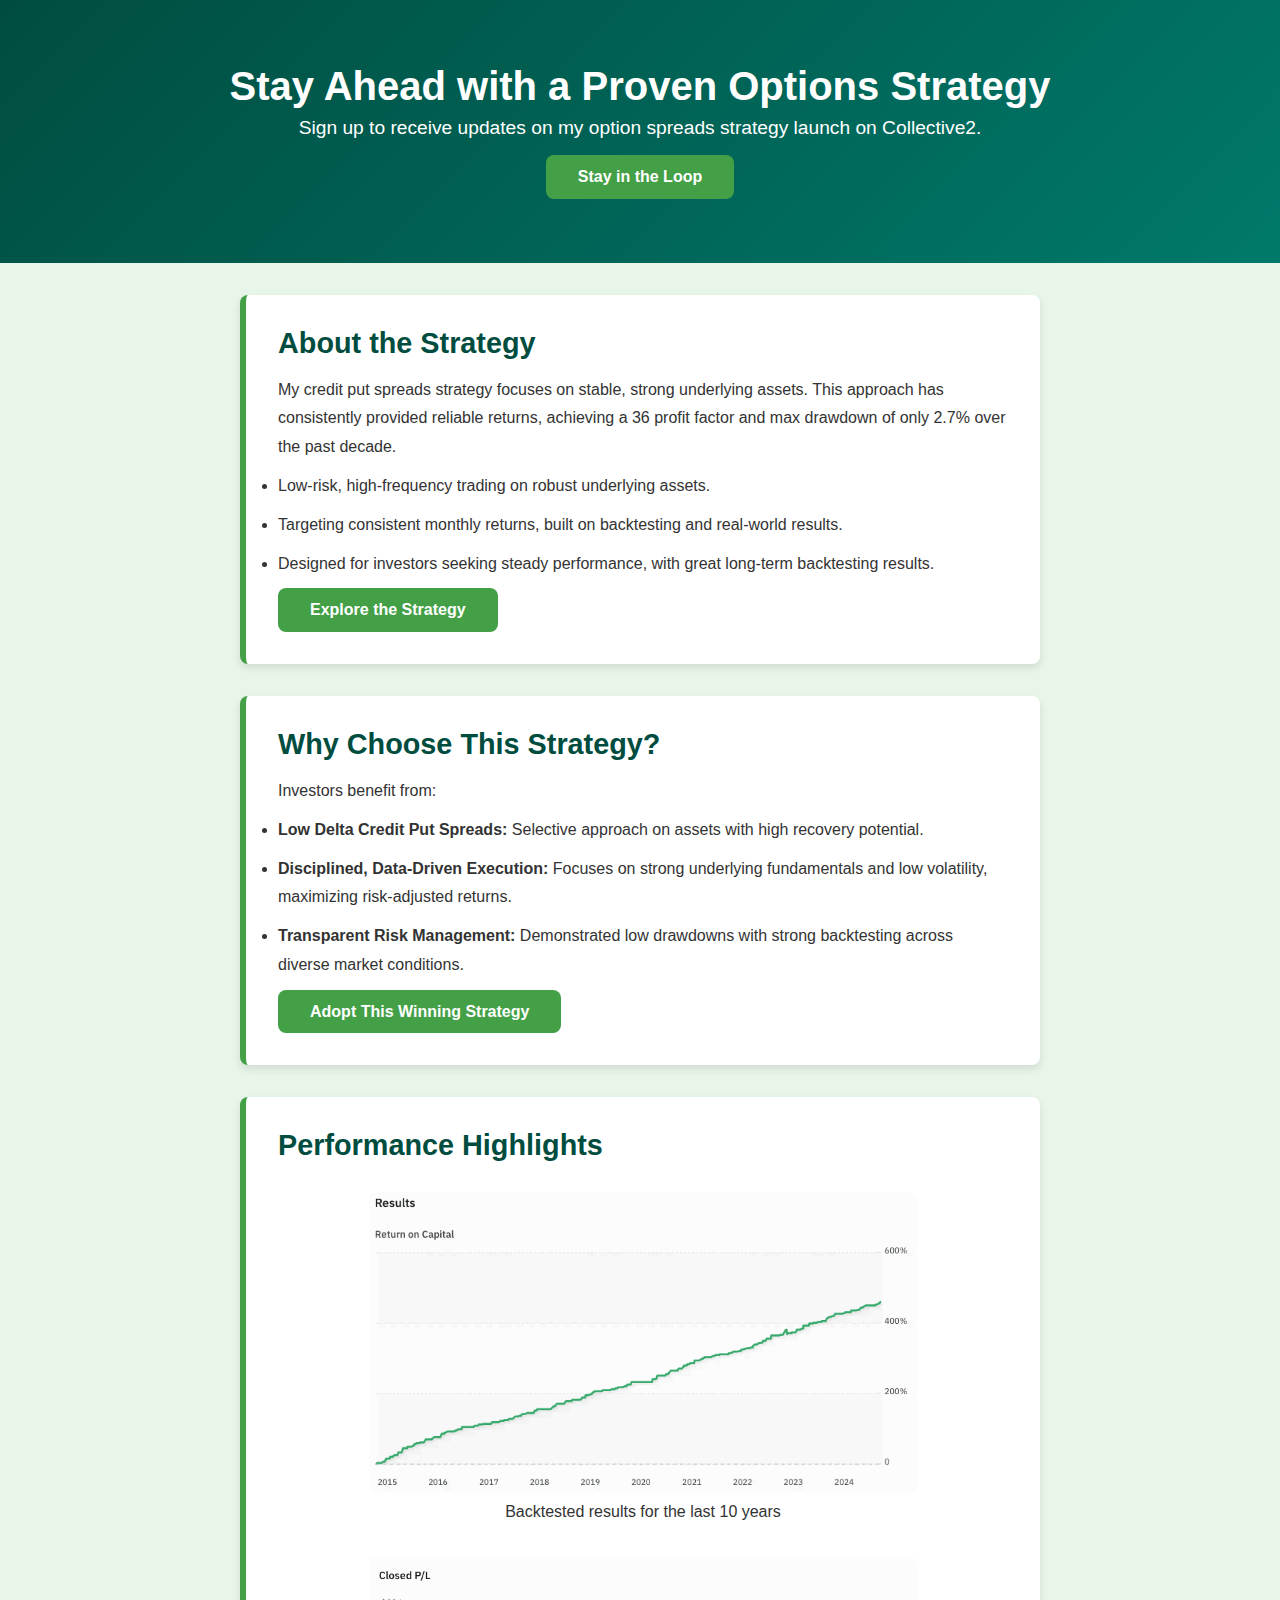
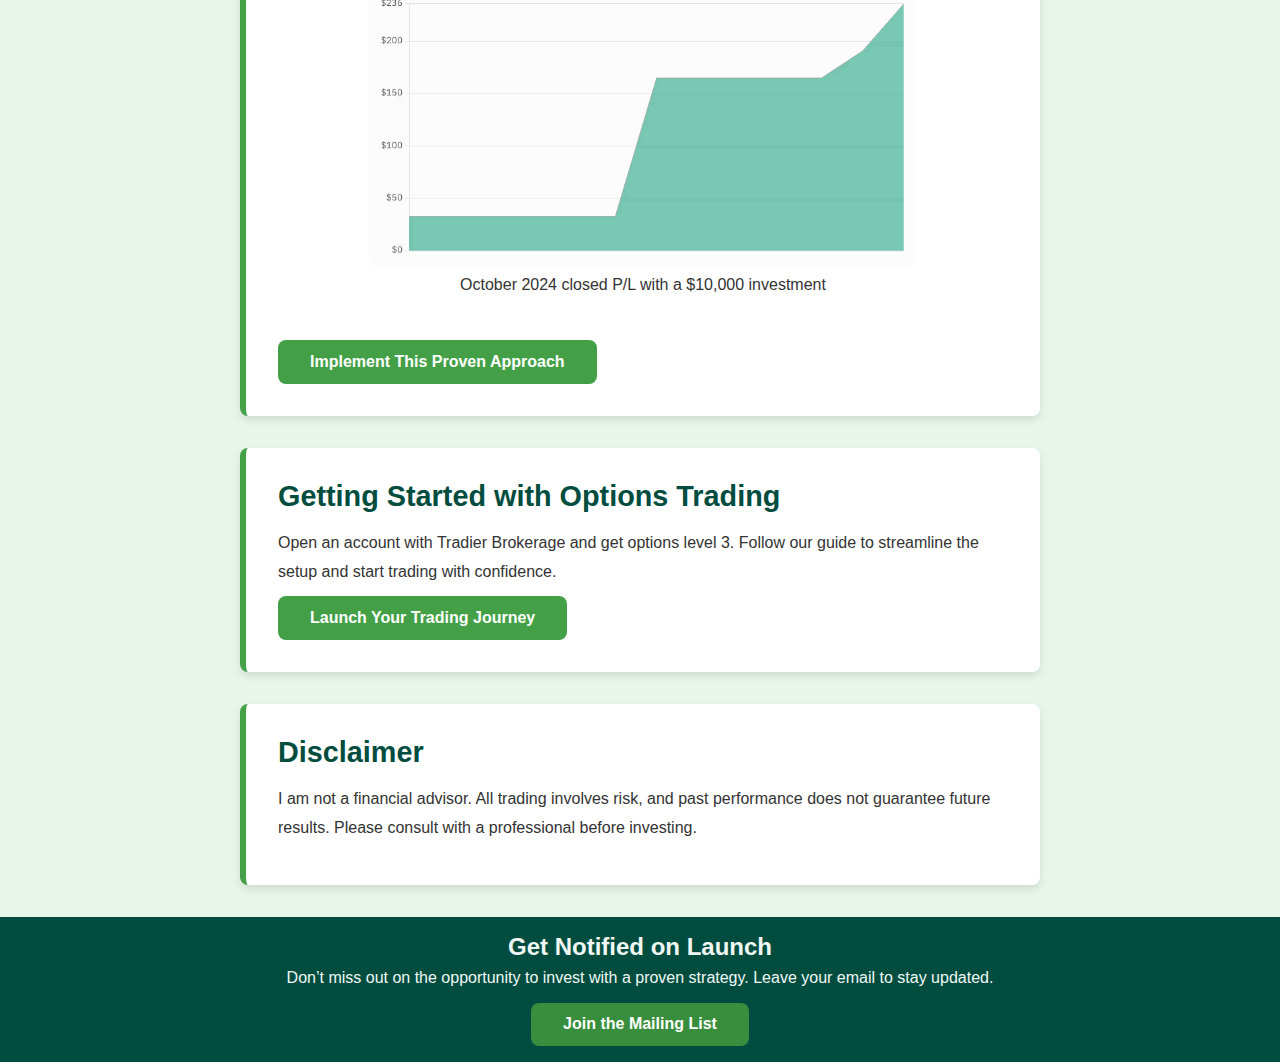
<file: index.html>
<!DOCTYPE html>
<html lang="en">
<head>
  <meta charset="UTF-8">
  <meta name="viewport" content="width=device-width, initial-scale=1.0">
  <title>Collective2 Option Spreads Strategy</title>
  <link rel="stylesheet" href="styles.css">
</head>
<body>
  <header class="header">
    <h1>Stay Ahead with a Proven Options Strategy</h1>
    <p>Sign up to receive updates on my option spreads strategy launch on Collective2.</p>
    <a href="#subscribe" class="cta-button">Stay in the Loop</a>
  </header>

  <section class="section strategy-overview">
    <h2>About the Strategy</h2>
    <p>My credit put spreads strategy focuses on stable, strong underlying assets. This approach has consistently provided reliable returns, achieving a 36 profit factor and max drawdown of only 2.7% over the past decade.</p>
    <ul>
      <li>Low-risk, high-frequency trading on robust underlying assets.</li>
      <li>Targeting consistent monthly returns, built on backtesting and real-world results.</li>
      <li>Designed for investors seeking steady performance, with great long-term backtesting results.</li>
    </ul>
    <a href="https://typeform.com/to/your-form-id" class="cta-button">Explore the Strategy</a>
  </section>

  <section class="section strategy-benefits">
    <h2>Why Choose This Strategy?</h2>
    <p>Investors benefit from:</p>
    <ul>
      <li><strong>Low Delta Credit Put Spreads:</strong> Selective approach on assets with high recovery potential.</li>
      <li><strong>Disciplined, Data-Driven Execution:</strong> Focuses on strong underlying fundamentals and low volatility, maximizing risk-adjusted returns.</li>
      <li><strong>Transparent Risk Management:</strong> Demonstrated low drawdowns with strong backtesting across diverse market conditions.</li>
    </ul>
    <a href="https://typeform.com/to/your-form-id" class="cta-button">Adopt This Winning Strategy</a>
  </section>

  <section class="section performance">
    <h2>Performance Highlights</h2>
    <div class="image-section">
        <div class="image-container">
        <img src="images/10years.png" alt="Backtested Results">
        <p class="image-caption">Backtested results for the last 10 years</p>
      </div>
      <div class="image-container">
        <img src="images/closedPL1month.png" alt="October 2024 Results">
        <p class="image-caption">October 2024 closed P/L with a $10,000 investment</p>
      </div>
    </div>
    <a href="https://typeform.com/to/your-form-id" class="cta-button">Implement This Proven Approach</a>
  </section>

  <section class="section account-setup">
    <h2>Getting Started with Options Trading</h2>
    <p>Open an account with Tradier Brokerage and get options level 3. Follow our guide to streamline the setup and start trading with confidence.</p>
    <a href="https://typeform.com/to/your-form-id" class="cta-button">Launch Your Trading Journey</a>
  </section>

  <section class="section disclaimer">
    <h2>Disclaimer</h2>
    <p>I am not a financial advisor. All trading involves risk, and past performance does not guarantee future results. Please consult with a professional before investing.</p>
  </section>

  <footer id="subscribe" class="footer">
    <h2>Get Notified on Launch</h2>
    <p>Don’t miss out on the opportunity to invest with a proven strategy. Leave your email to stay updated.</p>
    <a href="https://typeform.com/to/your-form-id" class="cta-button">Join the Mailing List</a>
  </footer>

</body>
</html>
</file>
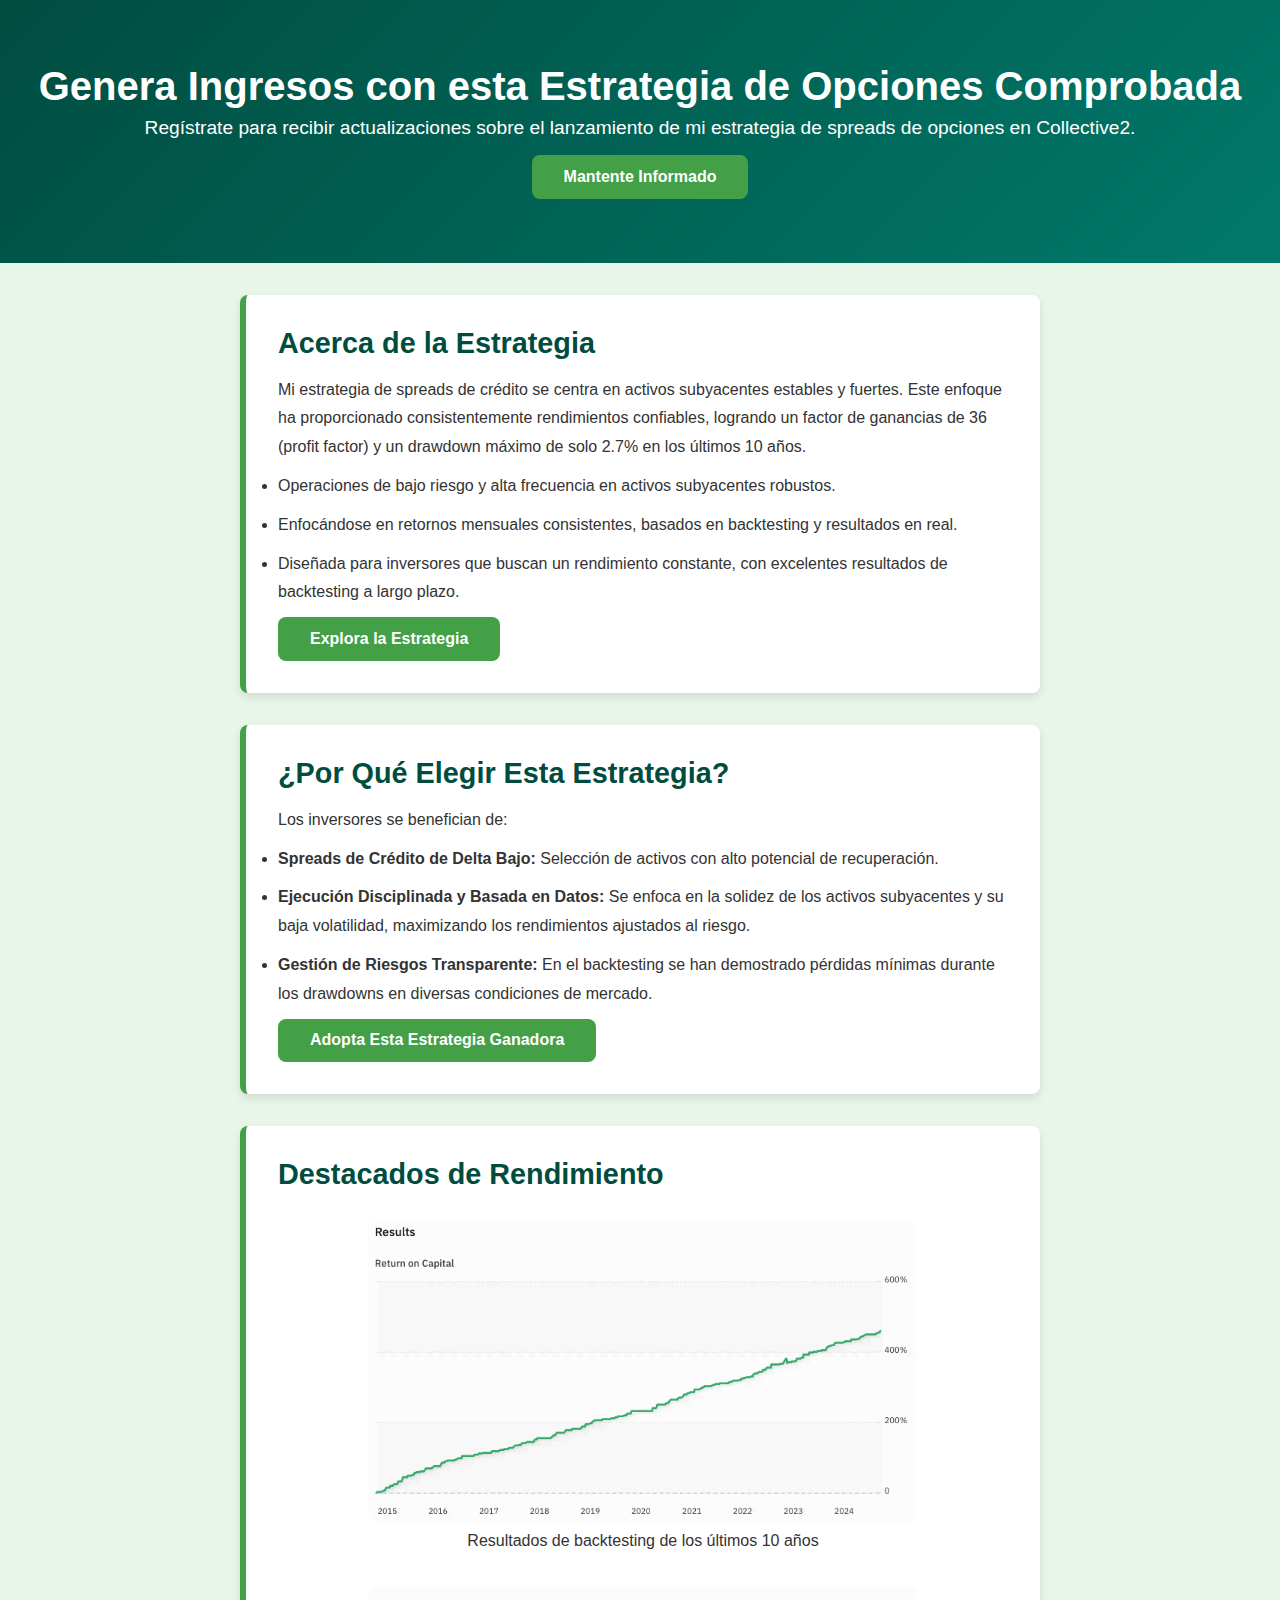
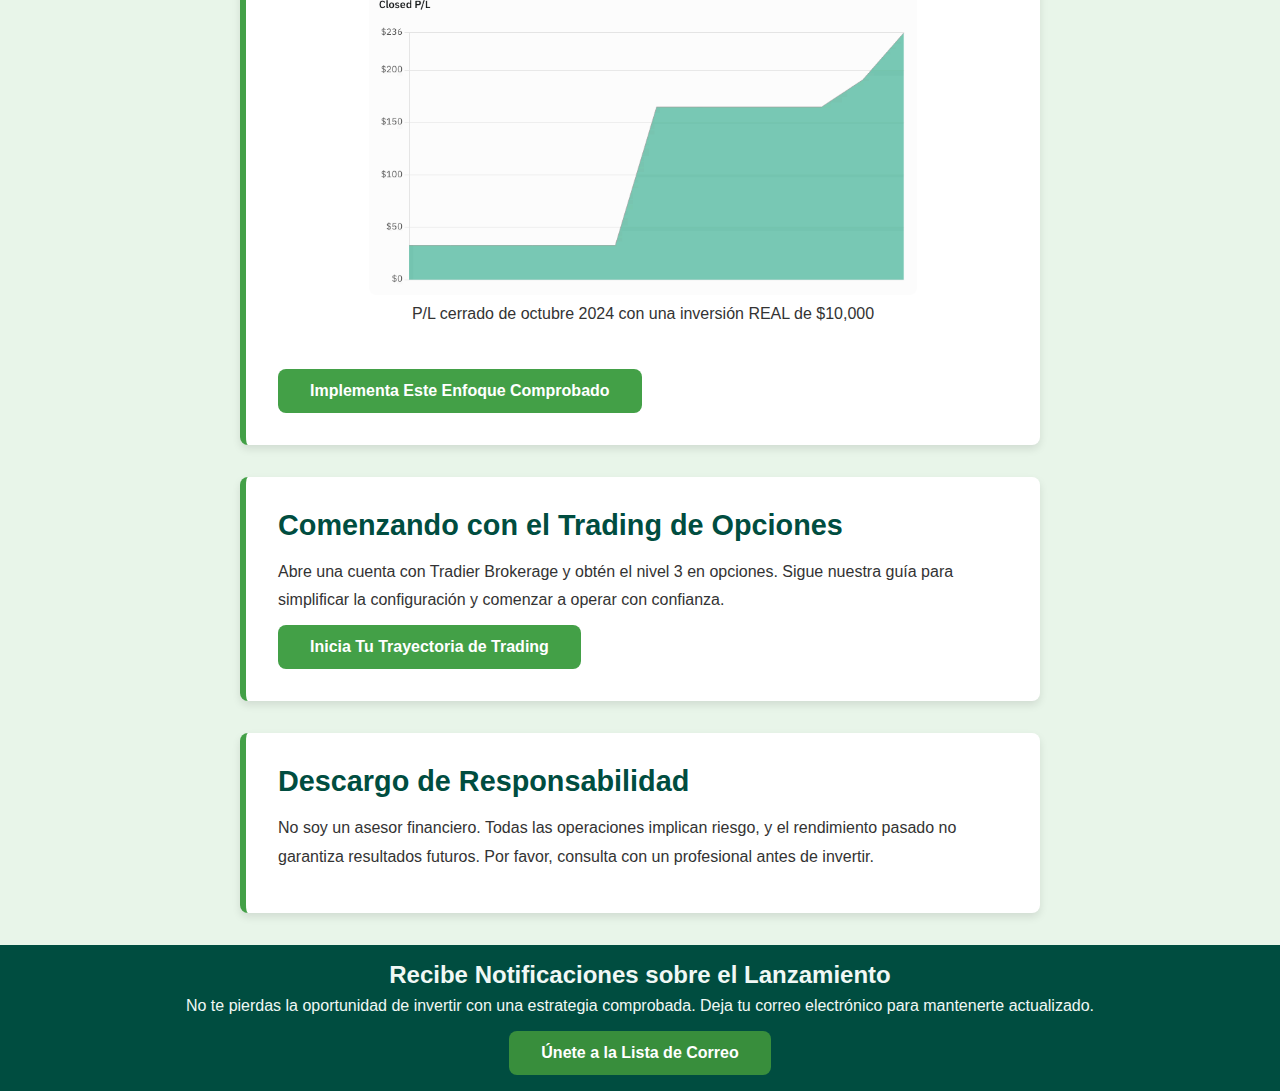
<file: ES/index.html>
<!DOCTYPE html>
<html lang="es">
<head>
  <meta charset="UTF-8">
  <meta name="viewport" content="width=device-width, initial-scale=1.0">
  <title>Estrategia de Spreads de Opciones en Collective2</title>
  <link rel="stylesheet" href="../styles.css">
</head>
<body>
  <header class="header">
    <h1>Genera Ingresos con esta Estrategia de Opciones Comprobada</h1>
    <p>Regístrate para recibir actualizaciones sobre el lanzamiento de mi estrategia de spreads de opciones en Collective2.</p>
    <a href="#subscribe" class="cta-button">Mantente Informado</a>
  </header>

  <section class="section strategy-overview">
    <h2>Acerca de la Estrategia</h2>
    <p>Mi estrategia de spreads de crédito se centra en activos subyacentes estables y fuertes. Este enfoque ha proporcionado consistentemente rendimientos confiables, logrando un factor de ganancias de 36 (profit factor) y un drawdown máximo de solo 2.7% en los últimos 10 años.</p>
    <ul>
      <li>Operaciones de bajo riesgo y alta frecuencia en activos subyacentes robustos.</li>
      <li>Enfocándose en retornos mensuales consistentes, basados en backtesting y resultados en real.</li>
      <li>Diseñada para inversores que buscan un rendimiento constante, con excelentes resultados de backtesting a largo plazo.</li>
    </ul>
    <a href="https://typeform.com/to/your-form-id" class="cta-button">Explora la Estrategia</a>
  </section>

  <section class="section strategy-benefits">
    <h2>¿Por Qué Elegir Esta Estrategia?</h2>
    <p>Los inversores se benefician de:</p>
    <ul>
      <li><strong>Spreads de Crédito de Delta Bajo:</strong> Selección de activos con alto potencial de recuperación.</li>
      <li><strong>Ejecución Disciplinada y Basada en Datos:</strong> Se enfoca en la solidez de los activos subyacentes y su baja volatilidad, maximizando los rendimientos ajustados al riesgo.</li>
      <li><strong>Gestión de Riesgos Transparente:</strong> En el backtesting se han demostrado pérdidas mínimas durante los drawdowns en diversas condiciones de mercado.</li>
    </ul>
    <a href="https://typeform.com/to/your-form-id" class="cta-button">Adopta Esta Estrategia Ganadora</a>
  </section>

  <section class="section performance">
    <h2>Destacados de Rendimiento</h2>
    <div class="image-section">
        <div class="image-container">
        <img src="../images/10years.png" alt="Resultados de Backtesting">
        <p class="image-caption">Resultados de backtesting de los últimos 10 años</p>
      </div>
      <div class="image-container">
        <img src="../images/closedPL1month.png" alt="Resultados de Octubre 2024">
        <p class="image-caption">P/L cerrado de octubre 2024 con una inversión REAL de $10,000</p>
      </div>
    </div>
    <a href="https://typeform.com/to/your-form-id" class="cta-button">Implementa Este Enfoque Comprobado</a>
  </section>

  <section class="section account-setup">
    <h2>Comenzando con el Trading de Opciones</h2>
    <p>Abre una cuenta con Tradier Brokerage y obtén el nivel 3 en opciones. Sigue nuestra guía para simplificar la configuración y comenzar a operar con confianza.</p>
    <a href="https://typeform.com/to/your-form-id" class="cta-button">Inicia Tu Trayectoria de Trading</a>
  </section>

  <section class="section disclaimer">
    <h2>Descargo de Responsabilidad</h2>
    <p>No soy un asesor financiero. Todas las operaciones implican riesgo, y el rendimiento pasado no garantiza resultados futuros. Por favor, consulta con un profesional antes de invertir.</p>
  </section>

  <footer id="subscribe" class="footer">
    <h2>Recibe Notificaciones sobre el Lanzamiento</h2>
    <p>No te pierdas la oportunidad de invertir con una estrategia comprobada. Deja tu correo electrónico para mantenerte actualizado.</p>
    <a href="https://typeform.com/to/your-form-id" class="cta-button">Únete a la Lista de Correo</a>
  </footer>

</body>
</html>
</file>
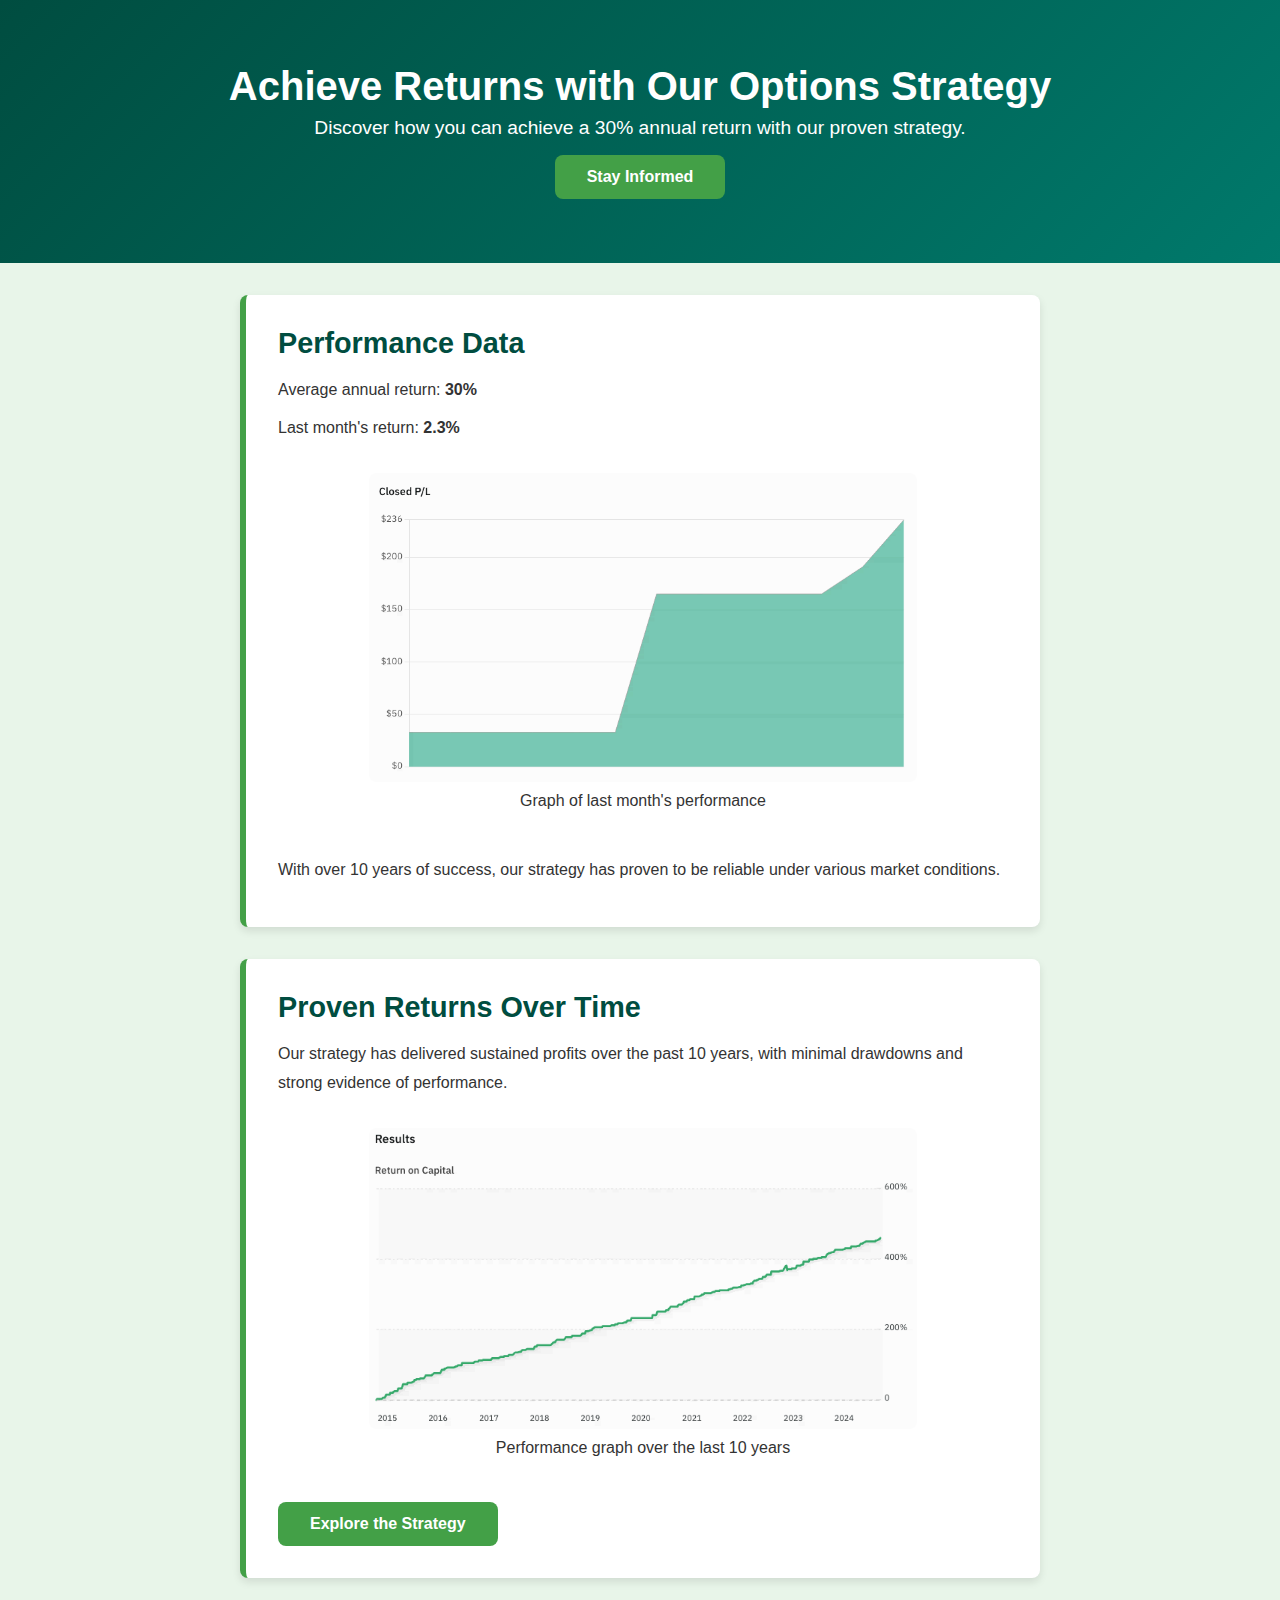
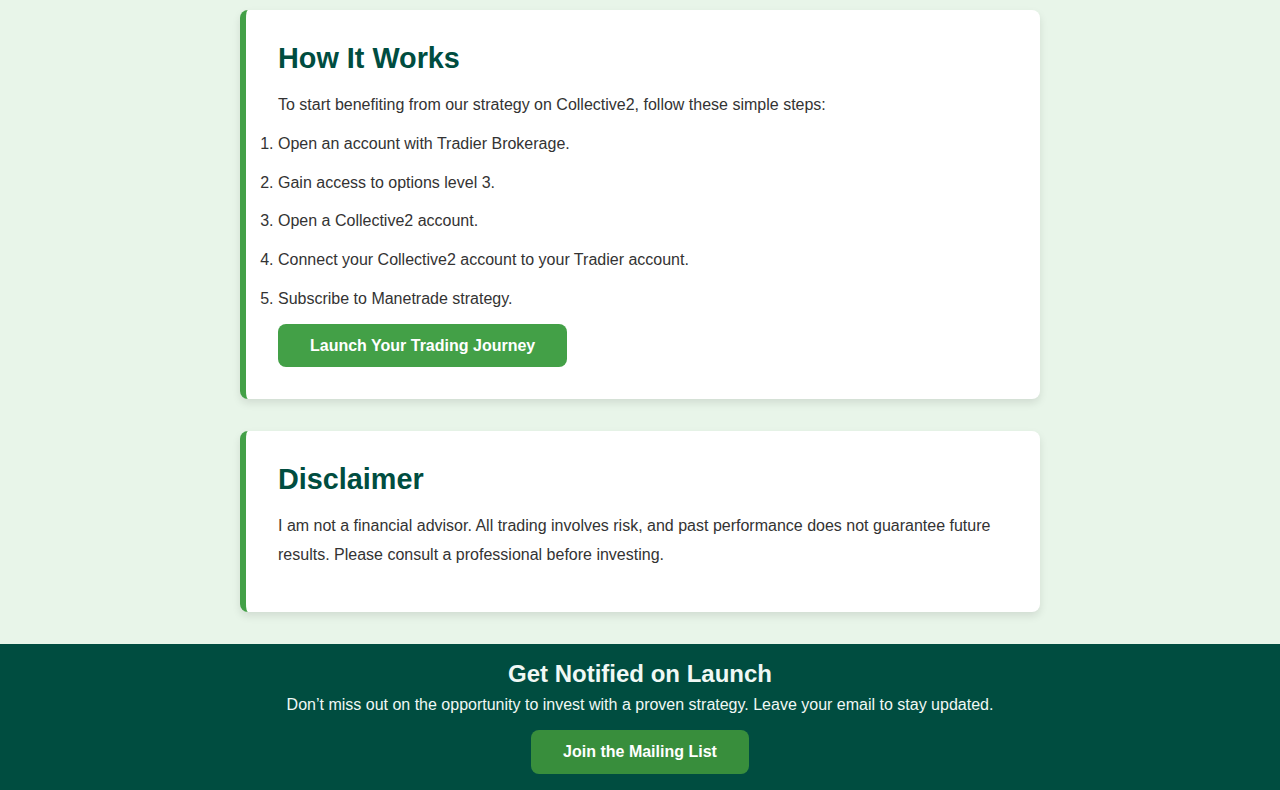
<file: index2.html>
<!DOCTYPE html>
<html lang="en">
<head>
  <meta charset="UTF-8">
  <meta name="viewport" content="width=device-width, initial-scale=1.0">
  <title>Collective2 Options Strategy</title>
  <link rel="stylesheet" href="styles.css">
</head>
<body>
  <header class="header">
    <h1>Achieve Returns with Our Options Strategy</h1>
    <p>Discover how you can achieve a 30% annual return with our proven strategy.</p>
    <a href="#subscribe" class="cta-button">Stay Informed</a>
  </header>

  <section class="section performance-data">
    <h2>Performance Data</h2>
    <p>Average annual return: <strong>30%</strong></p>
    <p>Last month's return: <strong>2.3%</strong></p>
    <div class="image-section">
      <div class="image-container">
        <img src="images/closedPL1month.png" alt="Last Month's Performance">
        <p class="image-caption">Graph of last month's performance</p>
      </div>
    </div>
    <p>With over 10 years of success, our strategy has proven to be reliable under various market conditions.</p>
  </section>

  <section class="section strategy-overview">
    <h2>Proven Returns Over Time</h2>
    <p>Our strategy has delivered sustained profits over the past 10 years, with minimal drawdowns and strong evidence of performance.</p>
    <div class="image-section">
      <div class="image-container">
        <img src="images/10years.png" alt="Performance Graph">
        <p class="image-caption">Performance graph over the last 10 years</p>
      </div>
    </div>
    <a href="https://typeform.com/to/your-form-id" class="cta-button">Explore the Strategy</a>
  </section>

  <section class="section collective2-info">
    <h2>How It Works</h2>
    <p>To start benefiting from our strategy on Collective2, follow these simple steps:</p>
    <ol>
      <li>Open an account with Tradier Brokerage.</li>
      <li>Gain access to options level 3.</li>
      <li>Open a Collective2 account.</li>
      <li>Connect your Collective2 account to your Tradier account.</li>
      <li>Subscribe to Manetrade strategy.</li>
    </ol>
    <a href="https://typeform.com/to/your-form-id" class="cta-button">Launch Your Trading Journey</a>
  </section>

  <section class="section disclaimer">
    <h2>Disclaimer</h2>
    <p>I am not a financial advisor. All trading involves risk, and past performance does not guarantee future results. Please consult a professional before investing.</p>
  </section>

  <footer id="subscribe" class="footer">
    <h2>Get Notified on Launch</h2>
    <p>Don’t miss out on the opportunity to invest with a proven strategy. Leave your email to stay updated.</p>
    <a href="https://typeform.com/to/your-form-id" class="cta-button">Join the Mailing List</a>
  </footer>

</body>
</html>
</file>
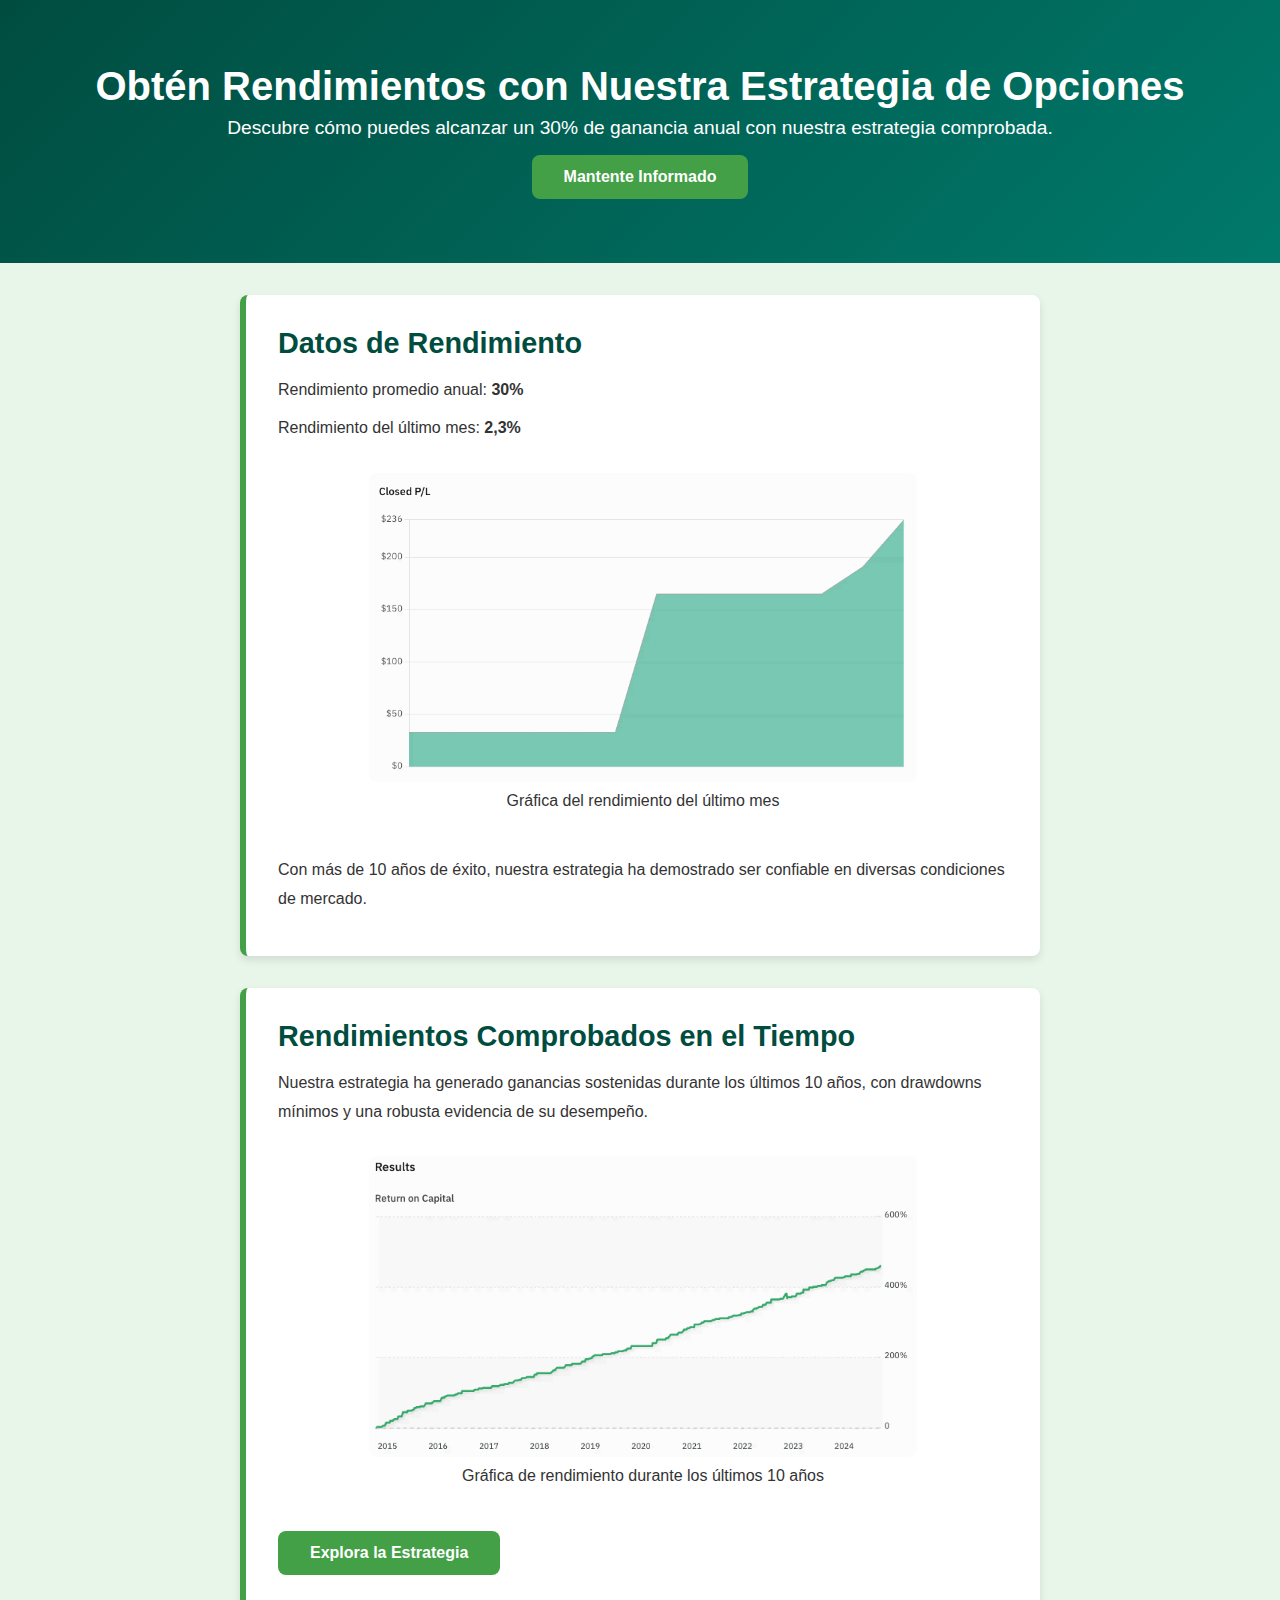
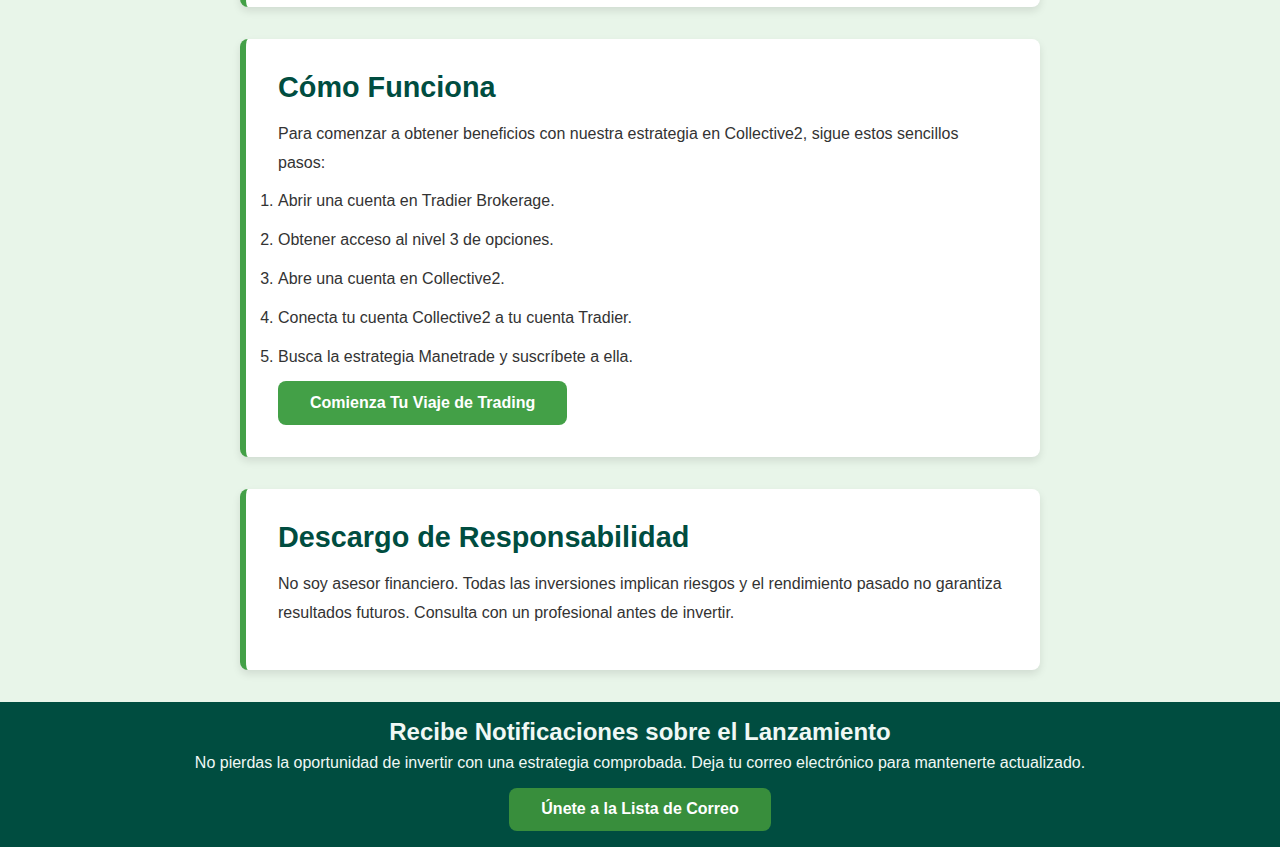
<file: ES/index2.html>
<!DOCTYPE html>
<html lang="es">
<head>
  <meta charset="UTF-8">
  <meta name="viewport" content="width=device-width, initial-scale=1.0">
  <title>Estrategia de Opciones en Collective2</title>
  <link rel="stylesheet" href="../styles.css">
</head>
<body>
  <header class="header">
    <h1>Obtén Rendimientos con Nuestra Estrategia de Opciones</h1>
    <p>Descubre cómo puedes alcanzar un 30% de ganancia anual con nuestra estrategia comprobada.</p>
    <a href="#subscribe" class="cta-button">Mantente Informado</a>
  </header>

  <section class="section performance-data">
    <h2>Datos de Rendimiento</h2>
    <p>Rendimiento promedio anual: <strong>30%</strong></p>
    <p>Rendimiento del último mes: <strong>2,3%</strong></p>
    <div class="image-section">
      <div class="image-container">
        <img src="../images/closedPL1month.png" alt="Rendimiento del Último Mes">
        <p class="image-caption">Gráfica del rendimiento del último mes</p>
      </div>
    </div>
    <p>Con más de 10 años de éxito, nuestra estrategia ha demostrado ser confiable en diversas condiciones de mercado.</p>
  </section>

  <section class="section strategy-overview">
    <h2>Rendimientos Comprobados en el Tiempo</h2>
    <p>Nuestra estrategia ha generado ganancias sostenidas durante los últimos 10 años, con drawdowns mínimos y una robusta evidencia de su desempeño.</p>
    <div class="image-section">
      <div class="image-container">
        <img src="../images/10years.png" alt="Gráfica de Rendimiento">
        <p class="image-caption">Gráfica de rendimiento durante los últimos 10 años</p>
      </div>
    </div>
    <a href="https://typeform.com/to/your-form-id" class="cta-button">Explora la Estrategia</a>
  </section>

  <section class="section collective2-info">
    <h2>Cómo Funciona</h2>
    <p>Para comenzar a obtener beneficios con nuestra estrategia en Collective2, sigue estos sencillos pasos:</p>
    <ol>
      <li>Abrir una cuenta en Tradier Brokerage.</li>
      <li>Obtener acceso al nivel 3 de opciones.</li>
      <li>Abre una cuenta en Collective2.</li>
      <li>Conecta tu cuenta Collective2 a tu cuenta Tradier.</li>
      <li>Busca la estrategia Manetrade y suscríbete a ella.</li>
    </ol>
    <a href="https://typeform.com/to/your-form-id" class="cta-button">Comienza Tu Viaje de Trading</a>
  </section>

  <section class="section disclaimer">
    <h2>Descargo de Responsabilidad</h2>
    <p>No soy asesor financiero. Todas las inversiones implican riesgos y el rendimiento pasado no garantiza resultados futuros. Consulta con un profesional antes de invertir.</p>
  </section>

  <footer id="subscribe" class="footer">
    <h2>Recibe Notificaciones sobre el Lanzamiento</h2>
    <p>No pierdas la oportunidad de invertir con una estrategia comprobada. Deja tu correo electrónico para mantenerte actualizado.</p>
    <a href="https://typeform.com/to/your-form-id" class="cta-button">Únete a la Lista de Correo</a>
  </footer>

</body>
</html>
</file>
<file: styles.css>
/* Global Reset */
* {
    margin: 0;
    padding: 0;
    box-sizing: border-box;
}

/* General Styles */
body {
    font-family: Arial, sans-serif;
    background-color: #e8f5e9;
    color: #333;
}

/* Header */
.header {
    background: linear-gradient(135deg, #004d40, #00796b);
    color: #fff;
    text-align: center;
    padding: 4rem 2rem;
}

.header h1 {
    font-size: 2.5rem;
    margin-bottom: 0.5rem;
}

.header p {
    font-size: 1.2rem;
    margin-bottom: 1rem;
}

.cta-button {
    display: inline-block;
    padding: 0.8rem 2rem;
    background-color: #43a047;
    color: white;
    font-weight: bold;
    text-decoration: none;
    border-radius: 8px;
    transition: background-color 0.3s;
}

.cta-button:hover {
    background-color: #388e3c;
}

/* Section Styles */
.section {
    max-width: 800px;
    margin: 2rem auto;
    padding: 2rem;
    background: #ffffff;
    border-left: 6px solid #43a047;
    box-shadow: 0px 4px 8px rgba(0, 0, 0, 0.1);
    border-radius: 8px;
}

.section h2 {
    font-size: 1.8rem;
    color: #004d40;
    margin-bottom: 1rem;
}

.section p, .section ul, .section ol {
    font-size: 1rem;
    color: #333;
}

.chart-container {
    display: flex;
    justify-content: space-around;
    gap: 1rem;
    margin-top: 1.5rem;
}

.chart-img {
    max-width: 48%;
    border-radius: 8px;
    box-shadow: 0px 4px 8px rgba(0, 0, 0, 0.1);
}

.section p,
.section li {
    line-height: 1.8; /* Adjust as needed */
    margin-bottom: 10px; /* Optional: Adds space between list items or paragraphs */
}

/* Footer */
footer {
    text-align: center;
    padding: 1rem;
    background-color: #004d40;
    color: #f0f8f5;
}

footer p {
    margin: 0.5rem 0;
}

footer .cta-button {
    background-color: #388e3c;
    margin-top: 0.5rem;
}



/* Centering adjustments */
.image-section {
    display: flex;
    justify-content: center;
    align-items: center;
    flex-wrap: wrap;
    max-width: 100%; /* Ensures section centers within its container */
    margin: 20px auto;
    text-align: center;
}

.image-container {
    display: flex;
    flex-direction: column;
    align-items: center;
    width: 75%; /* Allows flexibility to adjust to content */
    margin: 10px;
}

.image-container img {
    max-width: 100%;
    border-radius: 8px;
}




.image-caption {
    font-size: 0.9em; /* Slightly smaller than regular text */
    color: #666;
    margin-top: 5px;
    text-align: center;
}


/* Responsive */
@media (max-width: 768px) {
    .header h1 {
        font-size: 2rem;
    }

    .header p {
        font-size: 1rem;
    }

    .chart-container {
        flex-direction: column;
    }

    .chart-img {
        max-width: 100%;
    }
}
</file>
